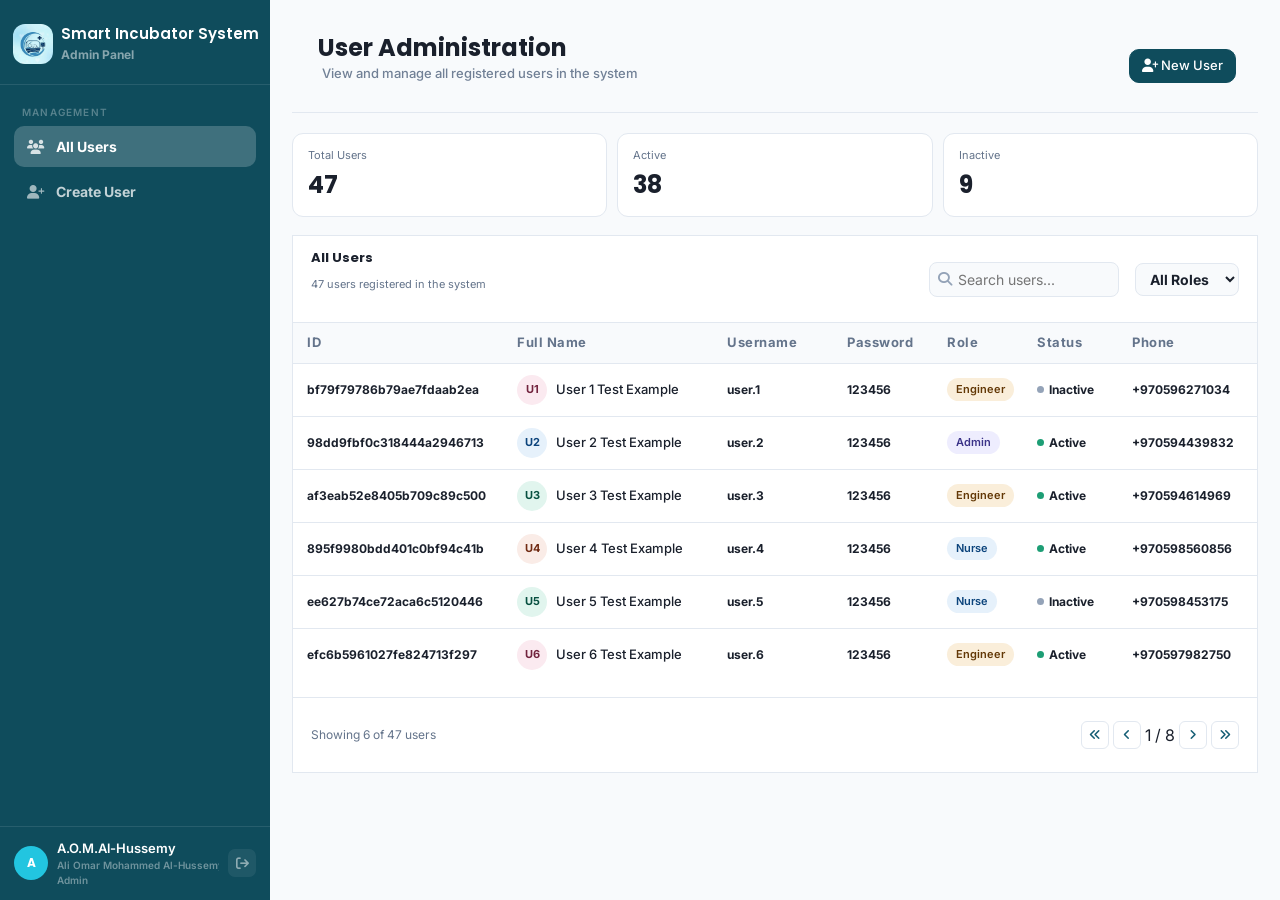
<file: Admin.html>
<!DOCTYPE html>
<html lang="en">

<head>
  <title>Admin Panel-Smart-Incubator-System</title>
  <meta charset="UTF-8">
  <meta name="viewport" content="width=device-width, initial-scale=1">

  <meta http-equiv="Cache-Control" content="no-cache, no-store, must-revalidate">
  <meta http-equiv="Pragma" content="no-cache">
  <meta http-equiv="Expires" content="0">

  <link href="https://cdn.jsdelivr.net/npm/bootstrap@5.3.8/dist/css/bootstrap.min.css" rel="stylesheet"
    integrity="sha384-sRIl4kxILFvY47J16cr9ZwB07vP4J8+LH7qKQnuqkuIAvNWLzeN8tE5YBujZqJLB" crossorigin="anonymous">
  <link rel="stylesheet" href="https://cdnjs.cloudflare.com/ajax/libs/font-awesome/6.5.2/css/all.min.css">

  <link href="./assets/css/main.css" rel="stylesheet">
  <link href="./assets/css/Admin.css" rel="stylesheet">

</head>

<body>
  <!--  start loader -->
  <div class="loader-overlay d-none">

    <svg class="smart-loader" width="180" height="180" viewBox="0 0 300 300" xmlns="http://www.w3.org/2000/svg">

      <!-- outer circle -->
      <circle cx="150" cy="150" r="120" fill="none" stroke="#00AEEF" stroke-width="6" stroke-dasharray="80 40"
        stroke-linecap="round" class="loader-ring">


      </circle>

      <!-- incubator (60x50) -->
      <rect x="120" y="135" width="60" height="50" rx="8" fill="#E6F7FF" stroke="#00AEEF" stroke-width="2" />

      <!-- heartbeat (scaled up + centered) -->
      <path d="M75 160
             Q105 135 130 160
             T175 160
             T225 160" fill="none" stroke="#FF4D6D" stroke-width="4">

        <animate attributeName="stroke-width" values="2.5;5;2.5" dur="0.8s" repeatCount="indefinite" />
      </path>

      <!-- text -->
      <text x="150" y="225" font-size="14" font-weight="bold" text-anchor="middle" fill="#333" font-family="Arial">
        Smart Incubator
      </text>

    </svg>

  </div>
  <!--  end loader -->

  <body>



    <!-- Sidebar overlay (mobile) -->
    <div id="sbOverlay" class="sb-overlay"></div>
<!-- Top Menu Bar (mobile only) -->
<div class="bg-topbar-menu-btn">
  <button class="topbar-menu-btn">
    <i class="fa-solid fa-bars"></i> Smart Incubator
  </button>
</div>


    <div class="adminpage  ">

      <!-- SIDEBAR -->

      <div class="sidenav" id="sidebar">
        <div class="sidenav-header">

          <img src="./assets/img/logonav.png" class="logo-nav">

          <div class="sidenav-header-text d-flex flex-column">
            <span class="sidenav-header-name">Smart Incubator System</span>
            <span class="sidenav-header-sub">Admin Panel</span>
          </div>
          <button class="close-sidebar-btn" id="close-sidebar-btn">
            <i class="fa-solid fa-xmark"></i>
          </button>

        </div>

        <div class="sidenav-section ">
          <div class="sidenav-label">Management</div>
          <ul>
            <li>
              <a href="#users">
                <i class="fa-solid fa-users"></i>
                <span class="link-text">All Users</span>
              </a>
            </li>
            <li>
              <a href="#create">
                <i class="fa-solid fa-user-plus"></i>
                <span class="link-text">Create User</span>
              </a>
            </li>
          </ul>

        </div>

        <div class="sidenav-footer">
          <div class="user-av" id="userAv"></div>

          <div class="user-info">
            <div class="user-name" id="userName"></div>
            <div class="user-namefull" id="usernamefull"></div>
            <div class="user-role" id="userRole"></div>
          </div>

          <button class="logout-btn" id="logoutBtn" aria-label="Logout">
            <i class="fa-solid fa-arrow-right-from-bracket"></i>
          </button>
        </div>
      </div>


      <!-- CONTENT -->
      <div class="content">

        <!---------------------------------------ALL USERS PAGE --------------------------------------------------------------->
        <section id="users" class="page">
          <div class="page-header  ">
            <div class="text-header">
              <h2 class="page-title">User Administration</h2>
              <p class="page-sub ps-2">View and manage all registered users in the system</p>
            </div>

            <div class="button-header d-flex align-items-center  ">
              <button type="button" id="create-btn" class="tab-btn  create-btn">
                <i class="fa-solid fa-user-plus"></i>
                New User
              </button>
            </div>
          </div>
          <div class="stats-row ">
            <div class="stat-card">
              <div class="sc-label">Total Users</div>
              <div class="sc-val">47</div>
            </div>
            <div class="stat-card">
              <div class="sc-label">Active</div>
              <div class="sc-val">38</div>
            </div>
            <div class="stat-card">
              <div class="sc-label">Inactive</div>
              <div class="sc-val">9</div>
            </div>
          </div>


          <div class="table-card">
            <div class="table-header">
              <div class="table-header-left">
                <h3 class="th-title">All Users</h3>
                <p class="th-sub">47 users registered in the system</p>
              </div>
              <div class="table-header-bottom d-flex gap-3 align-items-center">
                <div class="search-wrap">
                  <i class="fa-solid fa-magnifying-glass"></i>
                  <input class="search-inp" id="searchInp" type="text" placeholder="Search users..." />
                </div>
                <select class="filter-select" id="roleFilter">
                  <option value="">All Roles</option>
                  <option value="Admin">Admin</option>
                  <option value="Doctor">Doctor</option>
                  <option value="Nurse">Nurse</option>
                  <option value="Engineer">Engineer</option>
                </select>
              </div>
            </div>
            <div class="table-scroll ">
              <table>
                <thead>
                  <tr>
                    <th>ID</th>
                    <th>Full Name</th>
                    <th>Username</th>
                    <th>Password</th>
                    <th>Role</th>
                    <th>Status</th>
                    <th>Phone</th>
                    <th>Email</th>
                    <th>Actions</th>
                  </tr>
                </thead>
                <tbody id="userTable"></tbody>

              </table>
            </div>
            <div class="mob-cards" id="mobCards"></div>

            <div class="pagination mt-3 ">

              <div class="pg-info my-3" id="pgInfo"></div>

              <div class="pg-btns">

                <button class="pg-btn" id="pgFirst" title="First">
                  <i class="fa-solid fa-angles-left"></i>
                </button>

                <button class="pg-btn" id="pgPrev" title="Previous">
                  <i class="fa-solid fa-angle-left"></i>
                </button>

                <div id="pages" class="pages"></div>

                <button class="pg-btn" id="pgNext" title="Next">
                  <i class="fa-solid fa-angle-right"></i>
                </button>

                <button class="pg-btn" id="pgLast" title="Last">
                  <i class="fa-solid fa-angles-right"></i>
                </button>

              </div>
            </div>
          </div>

        </section>

        <!------------------------------------------- CREATE USER PAGE -------------------------------------------------->
        <section id="create" class="page ">

       <div class="page-header ">
               <!-- <div class="bg-topbar-menu-btn">
              <button class="topbar-menu-btn" id="topbar-menu-btn" aria-label="Open menu">
                <i class="fa-solid fa-bars"></i>
              </button>
            </div>-->

            <div class="text-header ">
              <h2 class="page-title">Create New User</h2>
              <p class="page-sub ps-2">Add a new team member to the system</p>
            </div>

            <div class="button-header d-flex align-items-center  ">
              <button type="button" id="View-btn" class="tab-btn ">
                <i class="fa-solid fa-users"></i>
                View All Users
              </button>
            </div>

          </div>

          <div class="form-card ">
            <form id="registerForm">
              <div class="card-title d-flex flex-row justify-content-between">
               <div>
                <i class="fa-brands fa-readme me-2"></i>
                <span>Personal Information</span>
                </div>
                <button type="button" id="clearBtn" class="clearBtn">
                  <i class="fa-solid fa-trash"></i>
                  Clear
                </button>

              </div>
              <div class="form-grid mb-2">

                <div class="form-group form-full">
                  <label class="form-label-custom">Full Name <span>*</span></label>
                  <div class="input-icon-wrap">
                    <i class="fa-solid fa-user"></i>
                    <input type="text" class="form-control-custom" id="fullName"
                      required>
                  </div>
                </div>

                <div class="form-group">
                  <label class="form-label-custom">Email <span>*</span></label>
                  <div class="input-icon-wrap">
                    <i class="fa-solid fa-envelope"></i>
                    <input type="email" class="form-control-custom" id="email" 
                      required>
                  </div>
                </div>

                <div class="form-group">
                  <label class="form-label-custom">Phone Number <span>*</span></label>
                  <div class="input-icon-wrap">
                    <i class="fa-solid fa-phone"></i>
                    <input type="text" class="form-control-custom" id="phoneNumber" placeholder="+970 5X XXX XXXX"
                      required>
                  </div>
                </div>

                <div class="form-group form-full">
                  <label class="form-label-custom">Password <span>*</span></label>
                  <div class="input-icon-wrap" style="position:relative;">
                    <i class="fa-solid fa-lock"></i>
                    <input type="password" class="form-control-custom" id="password"  required>
                  </div>
                </div>

              </div>

              <div class="form-section-title">Assign Role</div>
              <div class="role-grid">

                <div>
                  <input type="radio" name="role" id="r-admin" value="Admin" class="role-option">
                  <label for="r-admin" class="role-label"><i class="fa-solid fa-shield-halved"></i>Admin</label>
                </div>
                <div>
                  <input type="radio" name="role" id="r-doctor" value="Doctor" class="role-option">
                  <label for="r-doctor" class="role-label"><i class="fa-solid fa-user-doctor"></i>Doctor</label>
                </div>
                <div>
                  <input type="radio" name="role" id="r-nurse" value="Nurse" class="role-option">
                  <label for="r-nurse" class="role-label"><i class="fa-solid fa-kit-medical"></i>Nurse</label>
                </div>
                <div>
                  <input type="radio" name="role" id="r-eng" value="Engineer" class="role-option">
                  <label for="r-eng" class="role-label"><i class="fa-solid fa-screwdriver-wrench"></i>Engineer</label>
                </div>
                <!--   <div>
                  <input type="radio" name="role" id="r-parent" value="Parent" class="role-option">
                  <label for="r-parent" class="role-label"><i class="fa-solid fa-heart"></i>Parent</label>
                </div>-->

              </div>

              <button type="submit" class="btn-submit">
                <i class="fa-solid fa-user-plus"></i>
                Register User
              </button>

              <div class="msg-success" id="msgSuccess">
                <i class="fa-solid fa-circle-check"></i>
                User registered successfully!
              </div>
              <div class="msg-error" id="msgError">
                <i class="fa-solid fa-circle-xmark"></i>
                <span id="msgErrorText">Something went wrong. Please try again.</span>
              </div>

            </form>
          </div>

        </section>

      </div> <!-- end .content -->

    </div><!-- end .adminpage -->


    <script src="https://cdn.jsdelivr.net/npm/bootstrap@5.3.8/dist/js/bootstrap.bundle.min.js"
      integrity="sha384-FKyoEForCGlyvwx9Hj09JcYn3nv7wiPVlz7YYwJrWVcXK/BmnVDxM+D2scQbITxI"
      crossorigin="anonymous"></script>
    <script src="./assets/js/main.js"></script>
    <script src="./assets/js/admin.js"></script>
  </body>

</html>
</file>
<file: assets/css/main.css>
@import url('https://fonts.googleapis.com/css2?family=Inter:wght@400;500;600&family=Poppins:wght@600;700&display=swap');

:root{

  --main-font:'Inter',sans-serif;
  --title-font:'Poppins',sans-serif;

}

*{
  margin: 0; 
  padding: 0; 
  box-sizing: border-box; 
}
body{
    font-family:var(--main-font);
      min-height: 100vh;
  min-height: 100dvh;
  
}
h1,h2,h3,h4,h5{
    font-family:var(--title-font);
}

/* ----------------------- <!--  start loader --> ----------------------*/

.loader-overlay {
  position: fixed;
  top: 0;
  left: 0;
  width: 100%;
  height: 100%;
  background: rgba(243, 243, 243, 0.85);
  display: flex;
  justify-content: center;
  align-items: center;
  z-index: 9999;
}

/* svg animation */
.smart-loader {
  animation: pulse 1.5s ease-in-out infinite;
}



/* fade animation */
@keyframes pulse {
  0% {
    opacity: 1;
    transform: scale(1);
  }

  50% {
    opacity: 0.7;
    transform: scale(1.05);
  }

  100% {
    opacity: 1;
    transform: scale(1);
  }
}


.loader-ring {
  transform-origin: center;
  transform-box: fill-box;
  animation: spin 1.4s linear infinite;
}

@keyframes spin {
  from {
    transform: rotate(0deg);
  }
  to {
    transform: rotate(360deg);
  }
}
/* ----------------------- <!--  end loader --> ----------------------*/


/* -----------------------Media Queries----------------------*/
@media (max-width: 600px) {
  .smart-loader {
    width: 35vmin;
    height: 35vmin;
  }
}

@media (min-width: 601px) and (max-width: 1024px) {
  .smart-loader {
    width: 40vmin;
    height: 40vmin;
  }
}
</file>
<file: assets/css/Admin.css>
@import url('https://fonts.googleapis.com/css2?family=Inter:wght@400;500;600&family=Poppins:wght@600;700&display=swap');

:root{
  --sidebar-hover:rgba(255,255,255,0.12);
  --sidebar-active:rgba(255,255,255,0.2);
  --main-font:'Inter',sans-serif;
  --title-font:'Poppins',sans-serif;
 
}
body{
    font-family:var(--main-font);
    background:#F0F4F8;
    color:#1A202C;
}
h1,h2,h3,h4,h5{
    font-family:var(--title-font);
}

/* ================= LAYOUT================= */
.adminpage{
  display: grid;
  grid-template-columns: 270px 1fr;
  min-height: 100vh;
 background:#F8FAFC;
}

/* ================= SIDEBAR ================= */

.sidenav{
  background:#0F4C5C;
  height:100vh;
  position:sticky;
  top:0;
  display:flex;
  flex-direction:column;
  padding:0;
  overflow:hidden;
   transition: width 0.25s ease;
  flex-shrink: 0;

}
.sidenav-header{
  padding:24px 13px 20px;
  border-bottom:1px solid rgba(255,255,255,0.1);
  display:flex;
  align-items:center;
  gap:8px;
  flex-shrink: 0;
  min-height: 76px;

  position: relative;

}
.logo-nav{
  width:40px;
  height:40px;
  border-radius:12px;
  background: #22C5E0;
  display:flex;
  align-items:center;
  justify-content:center;
   flex-shrink: 0;
  overflow: hidden;
 
}

.sidenav-header-name{
  font-family:var(--title-font);
  font-size:15px;
  font-weight:600;
  color:#fff;
  line-height:1.3; 
  white-space: nowrap;

}
.sidenav-header-sub{
  font-size:12px;
  color:rgba(255,255,255,0.5);
  font-weight:bold;
  margin-top:2px;
}

.sidenav-section{
  padding:20px 14px 8px;
  flex:1;
  overflow-y:auto;
   overflow-x: hidden;
}


.sidenav-label{
  font-size:10px;
  font-weight:600;
  letter-spacing:1.2px;
  color:rgba(255,255,255,0.3);
  text-transform:uppercase;
  padding:0 8px;
  margin-bottom:6px;
   white-space: nowrap;
  overflow: hidden;
}

.sidenav ul{
    list-style:none;
    padding:0;
    margin:0 0 20px;
}
.sidenav li{
    margin-bottom:4px;}

.sidenav a{
  color:rgba(255,255,255,0.75);
  text-decoration:none;
  font-size:14px;
  font-weight:700;
  border-radius:10px;
  display:flex;
  align-items:center;
  gap:10px;
  padding:10px 12px;
  transition:all 0.2s ease;
  white-space: nowrap;
  overflow: hidden;
}
.sidenav a:hover{
  background:var(--sidebar-hover);
  color:#fff;
  padding-left:16px;
}
.sidenav a.active{
  background:var(--sidebar-active);
  color:#fff;
}
.sidenav a i{
    font-size:14px;
    width:20px;
    text-align:center;
    opacity:0.8;
      flex-shrink: 0;

}

/* Footer */
.sidenav-footer {
  padding: 12px 14px;
  border-top: 1px solid rgba(255,255,255,0.1);
  display: flex;
  align-items: center;
  gap: 9px;
  flex-shrink: 0;
  min-height: 58px;
}

.user-av {
  width: 34px;
  height: 34px;
  border-radius: 50%;
  background:#22C5E0;
  display: flex;
  align-items: center;
  justify-content: center;
  font-family: var(--title-font);
  font-size: 12px;
  font-weight: 700;
  color: #fff;
  flex-shrink: 0;
}

.user-info {
   overflow: hidden; }
.user-name {
  font-size: 13px;
   font-weight: 600;
    color: #fff; 
    white-space: nowrap; }
.user-role {
   font-size: 10px; 
   font-weight: 600;
   color: rgba(255,255,255,0.4); 
   white-space: nowrap; }
.user-namefull {
   font-size: 10px; 
   font-weight: 600;
   color: rgba(255,255,255,0.4); 
   white-space: nowrap; }
.logout-btn {
  margin-left: auto;
  width: 28px;
  height: 28px;
  border-radius: 7px;
  background: rgba(255,255,255,0.07);
  border: none;
  cursor: pointer;
  display: flex;
  align-items: center;
  justify-content: center;
  flex-shrink: 0;
  transition: background 0.15s;
}

.logout-btn:hover { background: rgba(255,255,255,0.14); }
.logout-btn i { color: rgba(255,255,255,0.5); font-size: 13px; }

.page-header{
   border-bottom: 0.5px solid #E2E8F0;
 display: flex;
  z-index: 50;
    padding: 12px 22px;
    margin-bottom:20px;
      justify-content: space-between;

}
.card-body {
  padding: 16px;
}


.card-title {
  font-family: var(--title-font);
  font-size: 16px;
  font-weight: 700;
  color: #1A202C;
  display: flex;
  align-items: center;
  gap: 7px;
   margin-bottom:10px;
}
.card-title i {
  font-size: 16px;
  color: #0F4C5C;
  font-size: 16px;
 

}
 /* .button-header{
    margin-bottom: 10px;
    margin-right: 12px;
    align-self: flex-end;
  }
 .text-header {
    display: flex;
    flex-direction: column ;
    align-self: flex-start;
    gap: 2px;
  }
*/
.content {
  padding: 20px 22px;
  flex: 1;
  min-width: 0;
  overflow-x: hidden;
}
.page {
  display: none;
}

.page.active {
  display: block;
}

.page-title{
    font-size:24px;
    font-weight:700;
    color:#1A202C;
      line-height:1;
       margin:4px;
}
.page-sub{
    font-size:13px;
    color: #718096;
    margin-top:3px;
    font-weight: 500;
}


/* ── TOP BAR MENU BUTTON (mobile) ── */
.bg-topbar-menu-btn { 
  display: none; }
.topbar-menu-btn { 
  display: none; }



/* ================= FORM ================= */

.form-card{
  background:  #ffffff;
  border-radius:16px;
  border:1px solid #E2E8F0;
  padding:32px;
    flex-wrap: wrap;

}

.form-section-title{
  font-size:13px;
  font-weight:600;
  letter-spacing:0.5px;
  color: #718096;
  text-transform:uppercase;
  margin-bottom:16px;
  padding-bottom:10px;
  border-bottom:1px solid #E2E8F0;
 
}

.form-grid{
    display:grid;
    grid-template-columns:1fr 1fr;
    gap:16px;
    border-top: 0.5px solid #E2E8F0;
    
}
.form-full{
    grid-column:1/-1;
}

.form-group{
    display:flex;
    flex-direction:column;
    gap:6px;}
.form-label-custom{
  font-size:13px;
  font-weight:700;
  color:  #1A202C;
padding: 12px 16px;
 margin-top:12px;

}
.form-label-custom span{
  color:#e53e3e;
  margin-left:2px;

}

.form-control-custom{
  border:1.5px solid #E2E8F0;
  border-radius:10px;
  padding:10px 14px;
  font-size:14px;
  font-family:var(--main-font);
  color:  #1A202C;
  background:#fff;
  outline:none;
  transition:border 0.2s,box-shadow 0.2s;
  width:100%;
}
.form-control-custom:focus{
  border-color:#0F4C5C;
  box-shadow:0 0 0 3px rgba(15,76,92,0.1);
}
.form-control-custom::placeholder{
    color:#CBD5E0;
    font-size:13px;}

.input-icon-wrap{
    position:relative;}

.input-icon-wrap i{
  position:absolute;
  left:12px;
  top:50%;
  transform:translateY(-50%);
  color:#A0AEC0;
  font-size:14px;
  pointer-events:none;
}
.input-icon-wrap .form-control-custom{
    padding-left:36px;}

.role-grid{
  display:grid;
  grid-template-columns:repeat(4,1fr);
  gap:8px;
  margin-bottom:30px;
}
.role-option{display:none;}
.role-label{
  display:flex;align-items:center;
  justify-content:center;
  gap:6px;
  border:1.5px solid #E2E8F0;
  border-radius:10px;
  padding:9px 8px;
  font-size:13px;
  font-weight:500;
  cursor:pointer;
  color:#718096;
  transition:all 0.2s;
}
.role-label i{font-size:14px;}
.role-option:checked + .role-label{
  border-color:#0F4C5C;
  background:rgba(15,76,92,0.06);
  color:#0F4C5C;
}

.btn-submit{
  background:#0f4c5c;
  color:#fff;border:none;
  border-radius:10px;
  padding:12px 28px;
  font-size:14px;
  font-weight:600;
  font-family:var(--title-font);
  cursor:pointer;
  transition:all 0.2s;
  display:flex;
  align-items:center;
  gap:8px;
  width:100%;
  justify-content:center;
}
.btn-submit:hover{
  background:#0a3544;
  transform:translateY(-1px);
  box-shadow:0 4px 12px rgba(15,76,92,0.25);
}
.btn-submit:active{
  transform:translateY(0);}

.msg-success{
  background:#F0FFF4;
  border:1px solid #9AE6B4;
  color:#276749;
  border-radius:10px;
  padding:12px 16px;
  font-size:13px;
  font-weight:500;
  display:none;
  align-items:center;
  gap:8px;
  margin-top:12px;
}
.msg-error{
  background:#FFF5F5;
  border:1px solid #FC8181;
  color:#9B2C2C;
  border-radius:10px;
  padding:12px 16px;
  font-size:13px;
  font-weight:500;
  display:none;
  align-items:center;gap:8px;
  margin-top:12px;
}

.clearBtn{
  background:#e2e8f0;
  color:#1e293b;
  border:none;
  border-radius:10px;
  padding:8px 18px;
  font-size:13px;
  font-weight:600;
  font-family:var(--title-font);
  cursor:pointer;
  transition:all 0.2s;
  display:flex;
  align-items:center;
  justify-content:center;
  gap:6px;
}
.clearBtn:hover{
  background:#cbd5e1;
  transform:translateY(-1px);
  box-shadow:0 4px 10px rgba(0,0,0,0.08);
}
.clearBtn:active{
  transform:translateY(0);
}


.tab-btn {
  border:1px solid #0F4C5C;
  border-radius:10px;
  padding:6px 12px;
  cursor:pointer;
  transition:all 0.2s ease;
  font-size:13px;
  font-weight:500;
  background:#0F4C5C;
  color:#fff;
    white-space: nowrap;
    
}

.tab-btn:hover{
  background:#cbd5e1;
  color:#0F4C5C;

  transform:translateY(-1px);

  box-shadow:0 4px 10px rgba(0,0,0,0.08);
}
.tab-btn:active{
  transform:translateY(0);
}


.stats-row{
  display:grid;
  grid-template-columns:repeat(3,1fr);
  gap:10px;
  margin-bottom:18px;
  
}
.stat-card{
  background:#fff;
  border-radius:11px;
  border:0.5px solid #E2E8F0;
  padding:13px 15px;
}
.sc-label{
  font-size:11px;
  color:#64748b;
  margin-bottom:4px;
}
.sc-val{
  font-family: var(--title-font);
  font-size:24px;
  font-weight:700;
  color:#1a202c;
}
.sc-sub{
  font-size:10.5px;
  margin-top:2px;
}
/* ─────────────────────────────────────────
   TABLE CARD
───────────────────────────────────────── */
.table-card{
  background:#fff;
  border:0.5px solid #E2E8F0;
    overflow: hidden;


}



.table-header{
  padding:14px 18px;
  border-bottom:0.5px solid #E2E8F0;
  display:flex;
  align-items:center;
  justify-content:space-between;
  gap:10px;
    flex-wrap: wrap;

}

.table-header-left{
  display:flex;
  flex-direction:column;
  gap:2px;
}

.th-title{
  font-family:var(--title-font);
  font-size:13px;
  font-weight:700;
  color:#1a202c;
   width:100%;
 
}
.table-scroll {
  width: 100%;
  overflow-x: auto;
  overflow-y: hidden;
  -webkit-overflow-scrolling: touch;
}
.table-scroll table {
  min-width: 1150px;
  width: 100%;
  border-collapse: collapse;
  table-layout: fixed;
}


/* ID */
th:nth-child(1),
td:nth-child(1) {
  width: 210px;
  white-space: nowrap;
}

/* Full Name */
th:nth-child(2),
td:nth-child(2) {
  width: 210px;
  white-space: nowrap;

}

/* Username */
th:nth-child(3),
td:nth-child(3) {
  width: 120px;
}

/* Password */
th:nth-child(4),
td:nth-child(4) {
  width: 100px;
}

/* Role */
th:nth-child(5),
td:nth-child(5) {
  width: 90px;
}

/* Status */
th:nth-child(6),
td:nth-child(6) {
  width: 95px;
}

/* Phone */
th:nth-child(7),
td:nth-child(7) {
  width: 145px;
}

/* Email */
th:nth-child(8),
td:nth-child(8) {
  width: 190px;
  word-break: break-word;
}

/* Actions */
th:nth-child(9),
td:nth-child(9) {
  width: 75px;
}
.th-sub{
  font-size:11px;
  color:#64748b;
}

.search-wrap{
  position:relative;
  display:flex;
  align-items:center;
}

.search-wrap i {
  position: absolute;
  left: 9px;
  font-size: 14px;
   
  color: #94A3B8;
  pointer-events: none;
}

.search-inp{
  border:1.5px solid #E2E8F0;
  border-radius:8px;
  padding:6px 10px 6px 28px;
  font-size:14px;

  font-family:'Inter',sans-serif;
  color:#1a202c;
  background:#F8FAFC;
  outline:none;
  width:190px;
}

.search-inp:focus{
  border-color:#0F4C5C;
}

.filter-select{
  border:1.5px solid #E2E8F0;
  border-radius:8px;
  padding:6px 10px;
    font-size:14px;
    font-weight:700;

  font-family:'Inter',sans-serif;
  color:#1a202c;
  background:#F8FAFC;
  outline:none;
  cursor:pointer;
}

thead tr{
  background:#F8FAFC;
}

th{
  padding:10px 14px;
  font-size:13px;
  font-weight:700;
  color:#64748b;
  text-align:left;
  letter-spacing:0.5px;
  border-bottom:0.5px solid #E2E8F0;
}

td{
  padding:11px 14px;
  font-size:12px;
    font-weight:700;

  color:#1a202c;
  border-bottom:0.5px solid #E2E8F0;
  vertical-align:middle;
}

tr:last-child td{
  border-bottom:none;
}

tr:hover td{
  background:#FAFBFC;
}

.user-cell{
  display:flex;
  align-items:center;
  gap:9px;
}

.av{
  width:30px;
  height:30px;
  border-radius:50%;
  display:flex;
  align-items:center;
  justify-content:center;
  font-size:11px;
  font-weight:700;
  flex-shrink:0;
}

.av.blue{
  background:#E6F1FB;
  color:#0C447C;
}

.av.teal{
  background:#E1F5EE;
  color:#085041;
}

.av.purple{
  background:#EEEDFE;
  color:#3C3489;
}

.av.coral{
  background:#FAECE7;
  color:#712B13;
}

.av.amber{
  background:#FAEEDA;
  color:#633806;
}

.av.pink{
  background:#FBEAF0;
  color:#72243E;
}

.u-name{
  font-size:13px;
  font-weight:500;
  color:#1a202c;
}

.u-email{
  font-size:11px;
  color:#64748b;
  margin-top:1px;
}

.role-badge{
  display:inline-flex;
  align-items:center;
  font-size:11px;
  font-weight:600;
  padding:3px 9px;
  border-radius:20px;
}

.role-badge.admin{
  background:#EEEDFE;
  color:#3C3489;
}

.role-badge.doctor{
  background:#E1F5EE;
  color:#085041;
}

.role-badge.nurse{
  background:#E6F1FB;
  color:#0C447C;
}

.role-badge.engineer{
  background:#FAEEDA;
  color:#633806;
}

.role-badge.parent{
  background:#FBEAF0;
  color:#72243E;
}

.status-dot{
  display:inline-flex;
  align-items:center;
  gap:5px;
  font-size:12px;
}

.dot{
  width:7px;
  height:7px;
  border-radius:50%;
  flex-shrink:0;
}

.dot.active{
  background:#1D9E75;
}

.dot.inactive{
  background:#94A3B8;
}
  

.action-btns {
  display: flex;
  gap: 8px;
  align-items: center;
}

/* base button */
.act-btn {
  width:28px;
  height: 28px;
  border: 2px solid #E2E8F0;
  background: #fff;
  border-radius: 8px;
  cursor: pointer;
  display: flex;
  align-items: center;
  justify-content: center;
  transition: 0.2s ease;
}

/* icon */
.act-btn i {
  font-size:16px;
}

/* hover animation */
.act-btn:hover {
  transform: translateY(-2px);
}

/* ================= EDIT ================= */
.act-btn.edit i {
  color: #155E75;
}

.act-btn.edit:hover {
  background: #E6F7FF;
  border-color: #155E75;
}


/* click effect */
.act-btn:active {
  transform: scale(0.92);
}



/* ================= pagination ================= */

.pagination {
  padding: 12px 18px;
  border-top: 0.5px solid #E2E8F0;
  display: flex;
  align-items: center;
  justify-content: space-between;
    flex-wrap: wrap;
      gap: 8px;

}

.pg-info {
  font-size: 12px;
  color: #64748b;
}


.pg-btns {
  display: flex;
  align-items: center;
  gap: 4px;
}

.pg-btn {
  width: 28px;
  height: 28px;
  border: 1px solid #E2E8F0;
  background: #fff;
  border-radius: 6px;
  cursor: pointer;
  display: flex;
  align-items: center;
  justify-content: center;
  transition: 0.2s ease;
   font-size: 12px;
   font-family:var(--main-font);
    color: #1A202C;
}

/* icon */
.pg-btn i {
  font-size: 12px;
  color: #155E75;
}

/* hover */
.pg-btn:hover:not(:disabled) {
  background: #F2F5F9;
  transform: translateY(-1px);
}

/* disabled */
.pg-btn:disabled {
  opacity: 0.4;
  cursor: not-allowed;
  pointer-events: none;
  transform: none;
}

/* pages container */
.pages {
  display: flex;
  gap: 4px;
}

/* page numbers */
.pages .pg-btn {
  width: 28px;
  height: 28px;
  font-size: 12px;
}

/* active page */
.pages .pg-btn.active {
  background: #0F4C5C;
  color: #fff;
  border-color: #0F4C5C;
}

/* hover numbers */
.pages .pg-btn:hover:not(.active):not(:disabled) {
  background: #F2F5F9;
}

/* dots */
.pg-dots {
  width: 28px;
  height: 28px;
  border: none;
  background: transparent;
  color: #94A3B8;
  cursor: default;
  font-size: 12px;
   display: flex;
  align-items: center;
  justify-content: center;
}

.link-text { overflow: hidden; }







/* ─── Mobile cards (hidden on desktop/tablet) ─── */
.mob-cards {
   display: none; 
   flex-direction: column; }

.mob-card {
  padding: 12px 14px;
  border-bottom: 0.5px solid #F1F5F9;
  display: flex;
   align-items: flex-start; 
   gap: 11px;
}

.mob-card:last-child { 
  border-bottom: none;
 }
.mob-info { 
  flex: 1; 
  min-width: 0; 
}
.mob-name  { 
  font-size: 12px; 
  font-weight: 600; 
  overflow: hidden; 
  text-overflow: ellipsis;
   white-space: nowrap;
   }
.mob-email{
  font-size: 12px;
  color: #64748b;
  margin: 3px 0 6px;
  word-break: break-all;
  white-space: normal;
}
.mob-meta  { 
  display: flex; 
  align-items: center;
   gap: 6px;
    flex-wrap: wrap;
   }
.mob-tag   { 
  font-size: 11px; 
  color: #94A3B8;
   background: #F2F5F9;
    border-radius: 5px;
     padding: 2px 7px; 
    }



.close-sidebar-btn{
  display:none;
  position:absolute;
  top:0px;
  right:0px;
  width:32px;
  height:32px;
  border:none;
  border-radius:8px;
  background:rgba(255,255,255,.1);
  color:#fff;
  cursor:pointer;
  align-items:center;
  justify-content:center;
     font-weight: bold;
 
}


.sb-overlay{
  position: fixed;
  inset: 0;
  background: rgba(0,0,0,.35);
  z-index: 140;
  display: none;
}

.sb-overlay.visible{
  display: block;
}

/* =================================== RESPONSIVE ===================================== */


@media (max-width:850px) and (min-width:571px) {

  .adminpage {
    grid-template-columns: 1fr;
  }

  .sidenav {
    width: 100%;
    height: auto;
    position: relative;
    left: 0;
    top: 0;
  }

  .stats-row {
    display: flex;
    flex-direction: column;
    gap: 10px;
   text-align: center;
    
  }



}
@media (max-width:570px) {

  .adminpage { 
    grid-template-columns: 1fr;
    padding-bottom:62px;
  }

  .content { 
    padding: 0; 
  }

  .page-header{
   padding: 0;
    flex-direction: column !important;
    gap: 20px;
    margin: 0px;
    margin-bottom: 10px;
  }

  .text-header {
    display: flex;
    flex-direction: column !important;
    align-self: flex-start;
    gap: 2px;
      margin-left: 12px;
  }

  .button-header{
    margin-bottom: 10px;
    margin-right: 12px;
    align-self: flex-end;
  }

  .stats-row {
   
    padding: 12px 12px 0;
  }

  .form-card { 
    padding: 16px; 
    margin: 12px; 
  }

  .table-card { 
    margin: 12px; 
  }

  .table-header { 
    flex-direction: column; 
    align-items: flex-start; 
    gap: 10px; 
  }

  .search-wrap {
    width: 100%;
  }

  .search-inp { 
    width: 100%; 
  }

  .table-scroll table { 
    display: none; 
  }

  .mob-cards { 
    display: flex; 
  }

  .sidenav {
    position: fixed;
    top: 0; 
    left: -290px;
    width: 290px; 
    height: 100%;
    z-index: 150;
    transition: left 0.25s ease;
    box-shadow: 4px 0 24px rgba(0,0,0,0.18);
  }

  .sidenav.open { 
    left: 0; 
  }

   /* Show close button inside sidebar */
  .close-sidebar-btn { display: flex; }

  /* Top menu bar */
  .bg-topbar-menu-btn {
    display: block;
    background: #0F4C5C;
    width: 100%;
    padding: 12px 16px;
    box-sizing: border-box;
  }
  .topbar-menu-btn {
    display: flex;
    align-items: center;
    gap: 8px;
    background: transparent;
    color: #fff;
    border: none;
    cursor: pointer;
    font-family: var(--main-font);
    font-size: 13px;
    font-weight: 600;
    padding: 0;
  }
  .topbar-menu-btn i { font-size: 16px; }

  .bottom-nav { 
    display: flex; 
  }

.sidenav-header-text{
  margin:12px;
}
.logo-nav{
  width:50px;
  height:50px;
 
 
}

.role-grid{

  grid-template-columns:1fr;

}
.page-title{
       margin-top:20px;
}
  .report-details-grid{
  grid-template-columns:1fr;
  
}
}



@media (max-width:348px) {
.mob-card{ 
 
flex-direction: column;
gap:15px;
}
.action-btns{
 align-self: flex-end   ;

}}



@media (max-width:306px) {
.pg-btn {
  width:15px;
  height:15px;
     font-size:9px;
 
}

.form-grid{
    
    grid-template-columns:1fr;

    
}

.table-header{
   justify-content: center ;
    align-items: center;
}
.table-header-bottom{
    flex-direction: column !important ;
gap:15px;
 

}

.filter-select{
    width:100%;

}
}

@media (max-width:280px) {

.form-section-title{
  display:flex;
   flex-direction: column !important ;
gap:15px;

}


}
</file>
